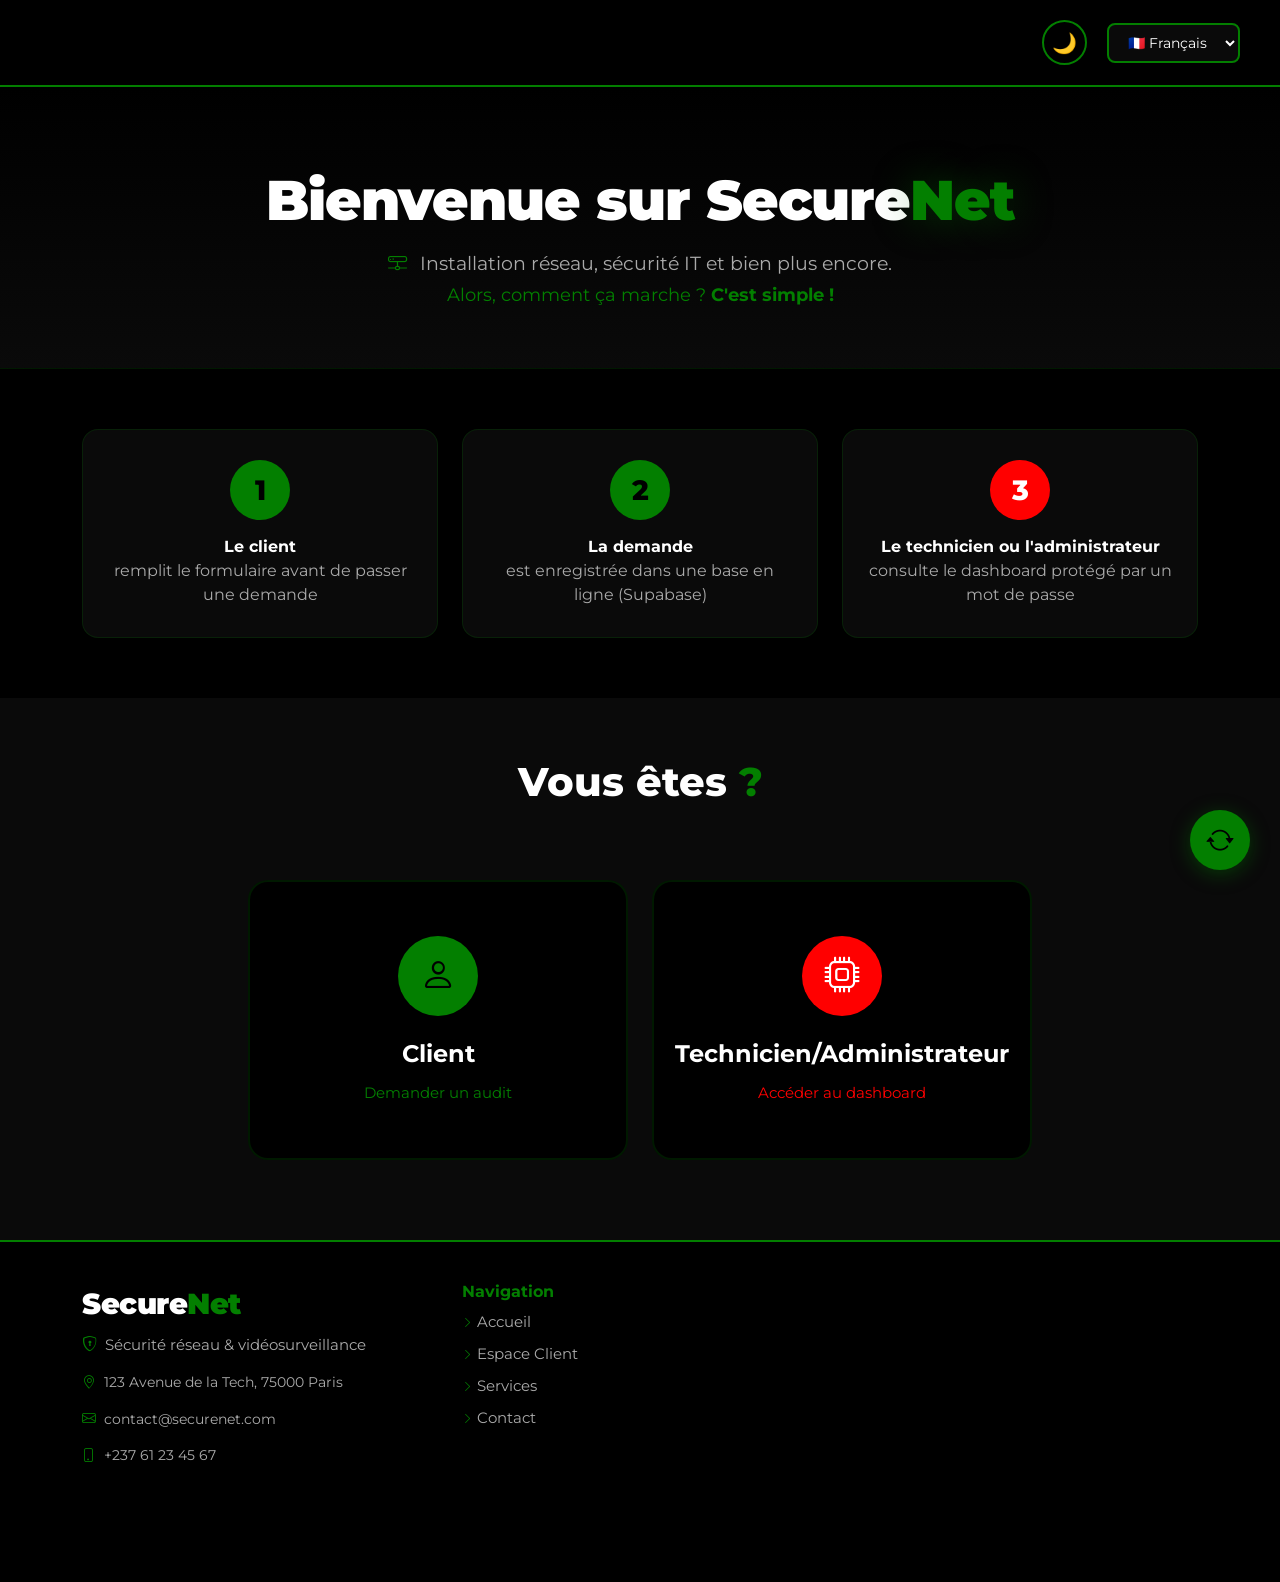
<file: index.html>
<!DOCTYPE html>
<html lang="fr">
<head>
    <meta charset="UTF-8">
    <meta name="viewport" content="width=device-width, initial-scale=1.0">
    
    <!-- Bootstrap -->
    <link href="https://cdn.jsdelivr.net/npm/bootstrap@5.3.3/dist/css/bootstrap.min.css" rel="stylesheet">
    <link rel="stylesheet" href="https://cdn.jsdelivr.net/npm/bootstrap-icons@1.11.3/font/bootstrap-icons.css">
    <script src="https://cdn.jsdelivr.net/npm/bootstrap@5.3.3/dist/js/bootstrap.bundle.min.js" defer></script>
    <!-- Google Fonts - Montserrat -->
    <link href="https://fonts.googleapis.com/css2?family=Montserrat:wght@400;500;600;700;800;900&display=swap" rel="stylesheet">
    
    <title>SecureNet · Accueil</title>

    <style>
        :root {
            --primary-green: #037f00;
            --primary-dark: #000000;
            --primary-dark-light: #0a0a0a;
            --primary-dark-hover: #1a1a1a;
            --text-light: #ffffff;
            --text-muted: #aaaaaa;
            --hover-red: red;
            --hover-green: #00e676;
            --bg-body: #000000;
            --bg-card: #0a0a0a;
            --border-color: rgba(3, 127, 0, 0.2);
        }

        [data-theme="light"] {
            --primary-dark: #f5f5f5;
            --primary-dark-light: #ffffff;
            --primary-dark-hover: #e8e8e8;
            --text-light: #1a1a1a;
            --text-muted: #555555;
            --bg-body: #f5f5f5;
            --bg-card: #ffffff;
            --border-color: rgba(3, 127, 0, 0.15);
        }

        * {
            margin: 0;
            padding: 0;
            box-sizing: border-box;
        }

        body {
            background: var(--bg-body);
            color: var(--text-light);
            font-family: 'Montserrat', sans-serif;
            min-height: 100vh;
            display: flex;
            flex-direction: column;
            transition: background 0.3s ease, color 0.3s ease;
        }

        .ma-boite {
            flex: 1;
        }

        header {
            padding: 20px 40px;
            background: var(--primary-dark);
            border-bottom: 2px solid var(--primary-green);
            display: flex;
            justify-content: flex-end;
            align-items: center;
            gap: 20px;
            transition: background 0.3s ease;
        }

        .header-controls {
            display: flex;
            align-items: center;
            gap: 20px;
        }

        #theme-toggle {
            background: transparent;
            border: 2px solid var(--primary-green);
            color: var(--primary-green);
            border-radius: 50%;
            width: 45px;
            height: 45px;
            font-size: 20px;
            cursor: pointer;
            transition: all 0.3s;
            display: flex;
            align-items: center;
            justify-content: center;
        }

        #theme-toggle:hover {
            background: var(--hover-red);
            color: white;
            border-color: var(--hover-red);
            transform: rotate(20deg);
        }

        #language-selector {
            background: var(--primary-dark-light);
            color: var(--text-light);
            border: 2px solid var(--primary-green);
            border-radius: 8px;
            padding: 8px 15px;
            font-family: 'Montserrat', sans-serif;
            font-size: 14px;
            cursor: pointer;
            transition: all 0.3s;
        }

        #language-selector:hover {
            background: var(--hover-green);
            color: var(--primary-dark);
            border-color: var(--hover-green);
        }

        /* ===== ANIMATION D'APPARITION UN PAR UN ===== */
        .fade-item {
            opacity: 0;
            transform: translateY(40px) scale(0.95);
            filter: blur(8px);
            transition: all 0.7s cubic-bezier(0.22, 1, 0.36, 1);
        }

        .fade-item.visible {
            opacity: 1;
            transform: translateY(0) scale(1);
            filter: blur(0px);
        }

        /* Délais pour chaque élément */
        .fade-item:nth-child(1) { transition-delay: 0.05s; }
        .fade-item:nth-child(2) { transition-delay: 0.15s; }
        .fade-item:nth-child(3) { transition-delay: 0.25s; }
        .fade-item:nth-child(4) { transition-delay: 0.35s; }
        .fade-item:nth-child(5) { transition-delay: 0.45s; }
        .fade-item:nth-child(6) { transition-delay: 0.55s; }
        .fade-item:nth-child(7) { transition-delay: 0.65s; }
        .fade-item:nth-child(8) { transition-delay: 0.75s; }
        .fade-item:nth-child(9) { transition-delay: 0.85s; }
        .fade-item:nth-child(10) { transition-delay: 0.95s; }

        /* ===== HERO SECTION ===== */
        .hero-section {
            padding: 80px 20px 60px;
            text-align: center;
            background: linear-gradient(180deg, var(--primary-dark) 0%, var(--primary-dark-light) 100%);
            border-bottom: 1px solid var(--border-color);
            transition: background 0.3s ease;
        }

        .hero-title {
            font-family: 'Montserrat', sans-serif;
            font-size: 3.5rem;
            font-weight: 900;
            color: var(--text-light);
            margin-bottom: 15px;
            letter-spacing: -1px;
            transition: color 0.3s ease;
        }

        .hero-title .highlight {
            color: var(--primary-green);
            text-shadow: 0 0 40px rgba(3, 127, 0, 0.4);
        }

        .hero-sub {
            font-size: 1.2rem;
            color: var(--text-muted);
            max-width: 700px;
            margin: 0 auto;
            font-weight: 400;
            transition: color 0.3s ease;
        }

        /* ===== ÉTAPES ===== */
        .steps-section {
            padding: 60px 20px;
            background: var(--bg-body);
            transition: background 0.3s ease;
        }

        .step-card {
            background: var(--bg-card);
            border: 1px solid var(--border-color);
            border-radius: 16px;
            padding: 30px 25px;
            text-align: center;
            transition: all 0.3s ease;
            height: 100%;
        }

        .step-card:hover {
            transform: translateY(-5px);
            border-color: var(--primary-green);
            box-shadow: 0 10px 40px rgba(3, 127, 0, 0.2);
        }

        .step-number {
            width: 60px;
            height: 60px;
            border-radius: 50%;
            display: flex;
            align-items: center;
            justify-content: center;
            font-size: 28px;
            font-weight: 800;
            font-family: 'Montserrat', sans-serif;
            margin: 0 auto 15px;
            color: var(--primary-dark);
            transition: all 0.3s;
        }

        .step-number.green {
            background: var(--primary-green);
        }

        .step-number.red {
            background: red;
            color: white;
        }

        .step-card:hover .step-number.green {
            background: var(--hover-green);
            transform: scale(1.1);
        }

        .step-card:hover .step-number.red {
            background: var(--hover-red);
            transform: scale(1.1);
        }

        .step-text {
            font-size: 1rem;
            color: var(--text-muted);
            margin: 0;
            font-weight: 400;
            transition: color 0.3s ease;
        }

        .step-text strong {
            color: var(--text-light);
            font-weight: 700;
            transition: color 0.3s ease;
        }

        /* ===== RÔLES ===== */
        .role-section {
            padding: 60px 20px 80px;
            background: var(--primary-dark-light);
            transition: background 0.3s ease;
        }

        .role-title {
            font-family: 'Montserrat', sans-serif;
            font-size: 2.5rem;
            font-weight: 800;
            text-align: center;
            color: var(--text-light);
            margin-bottom: 50px;
            transition: color 0.3s ease;
        }

        .role-title .highlight {
            color: var(--primary-green);
        }
        

        .role-card {
            background: var(--bg-body);
            border: 2px solid var(--border-color);
            border-radius: 20px;
            padding: 40px 30px;
            text-align: center;
            transition: all 0.3s ease;
            display: block;
            height: 100%;
            cursor: pointer;
        }

        .role-card:hover {
            transform: translateY(-8px);
            border-color: var(--primary-green);
            box-shadow: 0 15px 50px rgba(3, 127, 0, 0.2);
        }

        .icon-circle {
            width: 80px;
            height: 80px;
            border-radius: 50%;
            display: flex;
            align-items: center;
            justify-content: center;
            margin: 0 auto 20px;
            font-size: 35px;
            transition: all 0.3s;
        }

        .icon-circle.green {
            background: var(--primary-green);
            color: var(--primary-dark);
        }

        .icon-circle.red {
            background: red;
            color: white;
        }

        .role-card:hover .icon-circle.green {
            background: var(--hover-green);
            box-shadow: 0 0 40px rgba(0, 230, 118, 0.4);
            transform: scale(1.05);
        }

        .role-card:hover .icon-circle.red {
            background: var(--hover-red);
            box-shadow: 0 0 40px rgba(255, 23, 68, 0.4);
            transform: scale(1.05);
        }

        .role-name {
            font-family: 'Montserrat', sans-serif;
            font-size: 1.5rem;
            font-weight: 700;
            color: var(--text-light);
            margin-bottom: 10px;
            transition: color 0.3s ease;
        }

        .role-desc {
            color: var(--text-muted);
            font-size: 0.95rem;
            margin: 0;
            font-weight: 400;
            transition: color 0.3s ease;
        }

        .role-desc .highlight {
            color: var(--primary-green);
        }

        .role-desc .highlight-red {
            color: red;
        }

        /* ===== FOOTER ===== */
        .footer-main {
            background: var(--primary-dark);
            border-top: 2px solid var(--primary-green);
            padding: 40px 20px 30px;
            margin-top: auto;
            transition: background 0.3s ease;
        }

        .footer-main .footer-brand {
            font-family: 'Montserrat', sans-serif;
            font-size: 1.8rem;
            font-weight: 900;
            color: var(--text-light);
            letter-spacing: -0.5px;
            transition: color 0.3s ease;
        }

        .footer-main .footer-brand span {
            color: var(--primary-green);
        }

        .footer-main .footer-text {
            color: var(--text-muted);
            font-size: 0.95rem;
            font-weight: 400;
            transition: color 0.3s ease;
        }

        .footer-main .footer-links {
            list-style: none;
            padding: 0;
            margin: 0;
        }

        .footer-main .footer-links li {
            margin-bottom: 8px;
        }

        .footer-main .footer-links a {
            color: var(--text-muted);
            text-decoration: none;
            transition: all 0.3s;
            font-size: 0.95rem;
            font-weight: 400;
        }

        .footer-main .footer-links a:hover {
            color: var(--primary-green);
            padding-left: 8px;
        }

        .footer-main .footer-social a {
            color: var(--text-muted);
            font-size: 1.5rem;
            margin-right: 15px;
            transition: all 0.3s;
            display: inline-block;
        }

        .footer-main .footer-social a:hover {
            color: var(--primary-green);
            transform: translateY(-3px) scale(1.1);
        }

        .footer-bottom {
            border-top: 1px solid var(--border-color);
            padding-top: 20px;
            margin-top: 20px;
            text-align: center;
            color: var(--text-muted);
            font-size: 0.85rem;
            font-weight: 400;
            transition: color 0.3s ease, border-color 0.3s ease;
        }

        .footer-bottom i {
            color: var(--primary-green);
        }

        /* ===== OVERLAY ===== */
        #choiceOverlay {
            position: fixed;
            top: 0;
            left: 0;
            width: 100%;
            height: 100%;
            z-index: 9999;
            background: rgba(0, 0, 0, 0.88);
            backdrop-filter: blur(14px);
            -webkit-backdrop-filter: blur(14px);
            display: flex;
            justify-content: center;
            align-items: center;
            opacity: 0;
            visibility: hidden;
            transition: opacity 0.6s ease, visibility 0.6s ease;
        }

        #choiceOverlay.show {
            opacity: 1;
            visibility: visible;
        }

        #choiceOverlay .box {
            display: flex;
            flex-direction: column;
            align-items: center;
            gap: 22px;
            padding: 30px;
        }

        #choiceOverlay .item {
            opacity: 0;
            transform: translateY(35px) scale(0.95);
            filter: blur(10px);
            transition: all 0.7s cubic-bezier(0.22, 1, 0.36, 1);
        }

        #choiceOverlay.show .item:nth-child(1) { 
            opacity: 1; 
            transform: translateY(0) scale(1);
            filter: blur(0px);
            transition-delay: 0.05s; 
        }
        #choiceOverlay.show .item:nth-child(2) { 
            opacity: 1; 
            transform: translateY(0) scale(1);
            filter: blur(0px);
            transition-delay: 0.20s; 
        }
        #choiceOverlay.show .item:nth-child(3) { 
            opacity: 1; 
            transform: translateY(0) scale(1);
            filter: blur(0px);
            transition-delay: 0.40s; 
        }
        #choiceOverlay.show .item:nth-child(4) { 
            opacity: 1; 
            transform: translateY(0) scale(1);
            filter: blur(0px);
            transition-delay: 0.60s; 
        }
        #choiceOverlay.show .item:nth-child(5) { 
            opacity: 1; 
            transform: translateY(0) scale(1);
            filter: blur(0px);
            transition-delay: 0.80s; 
        }

        #choiceOverlay .title {
            color: var(--primary-green);
            font-size: 30px;
            font-weight: 800;
            font-family: 'Montserrat', sans-serif;
            text-align: center;
            text-shadow: 0 0 50px rgba(3, 127, 0, 0.35);
        }

        #choiceOverlay .subtitle {
            color: var(--text-muted);
            font-size: 17px;
            font-family: 'Montserrat', sans-serif;
            text-align: center;
        }

        #choiceOverlay .btn-choice {
            padding: 16px 50px;
            font-size: 19px;
            font-weight: 700;
            border: none;
            border-radius: 12px;
            cursor: pointer;
            font-family: 'Montserrat', sans-serif;
            text-decoration: none;
            display: inline-block;
            text-align: center;
            width: 260px;
            transition: all 0.3s ease;
        }

        #choiceOverlay .btn-choice:hover {
            transform: scale(1.05) !important;
        }

        #choiceOverlay .btn-tech {
            background: var(--primary-green);
            color: var(--primary-dark);
        }

        #choiceOverlay .btn-tech:hover {
            background: var(--hover-red);
            color: white;
        }

        #choiceOverlay .btn-admin {
            background: var(--primary-dark-light);
            color: var(--primary-green);
            border: 2px solid var(--primary-green);
        }

        #choiceOverlay .btn-admin:hover {
            background: var(--hover-green);
            color: var(--primary-dark);
            border-color: var(--hover-green);
        }

        #choiceOverlay .badge-secure {
            background: rgba(3, 127, 0, 0.12);
            color: rgba(3, 127, 0, 0.85);
            padding: 6px 22px;
            border-radius: 30px;
            font-size: 14px;
            border: 1px solid rgba(3, 127, 0, 0.2);
            font-family: 'Montserrat', sans-serif;
        }

        #choiceOverlay .close-btn {
            position: absolute;
            top: 30px;
            right: 40px;
            background: rgba(255,255,255,0.05);
            border: 1px solid rgba(255,255,255,0.1);
            color: var(--text-muted);
            font-size: 26px;
            width: 46px;
            height: 46px;
            border-radius: 50%;
            cursor: pointer;
            transition: all 0.3s ease;
            display: flex;
            align-items: center;
            justify-content: center;
            opacity: 0;
            transform: scale(0.8);
        }

        #choiceOverlay.show .close-btn {
            opacity: 1;
            transform: scale(1);
            transition-delay: 0.50s;
        }

        #choiceOverlay .close-btn:hover {
            background: var(--hover-red);
            color: white;
            transform: rotate(90deg) scale(1.1);
        }

        .reopen-btn {
            position: fixed;
            bottom: 30px;
            right: 30px;
            background: var(--primary-green);
            color: var(--primary-dark);
            border: none;
            border-radius: 50%;
            width: 60px;
            height: 60px;
            font-size: 28px;
            cursor: pointer;
            transition: all 0.3s;
            z-index: 100;
            box-shadow: 0 4px 20px rgba(3, 127, 0, 0.4);
            display: flex;
            align-items: center;
            justify-content: center;
        }

        .reopen-btn:hover {
            transform: scale(1.1);
            box-shadow: 0 6px 30px rgba(3, 127, 0, 0.6);
        }
/* ============================================================
   SECTION RÔLES - TEXTE RÉDUIT ET RESPONSIVE
   ============================================================ */

.role-section {
    padding: 60px 20px 80px;
    background: var(--primary-dark-light);
    transition: background 0.3s ease;
}

.role-title {
    font-family: 'Montserrat', sans-serif;
    font-size: 2.5rem;
    font-weight: 800;
    text-align: center;
    color: var(--text-light);
    margin-bottom: 50px;
    transition: color 0.3s ease;
}

.role-title .highlight {
    color: var(--primary-green);
}

/* Conteneur des cartes */
.role-section .row {
    display: flex;
    flex-wrap: wrap;
    justify-content: center;
    align-items: stretch;
    gap: 24px;
    margin: 0 auto;
    max-width: 900px;
}

.role-section .col-md-5,
.role-section .col-lg-4 {
    flex: 1 1 280px;
    max-width: 380px;
    min-width: 250px;
    padding: 0;
}

/* Cartes de rôles */
.role-card {
    background: var(--bg-body);
    border: 2px solid var(--border-color);
    border-radius: 20px;
    padding: 40px 30px;
    text-align: center;
    transition: all 0.3s ease;
    display: flex;
    flex-direction: column;
    align-items: center;
    justify-content: center;
    height: 100%;
    min-height: 280px;
    cursor: pointer;
    text-decoration: none;
    position: relative;
    overflow: hidden;
}

/* Effet de bordure lumineuse au survol */
.role-card::before {
    content: '';
    position: absolute;
    top: -2px;
    left: -2px;
    right: -2px;
    bottom: -2px;
    border-radius: 20px;
    background: linear-gradient(135deg, var(--primary-green), transparent, var(--primary-green));
    opacity: 0;
    transition: opacity 0.3s ease;
    z-index: -1;
}

.role-card:hover::before {
    opacity: 1;
}

.role-card:hover {
    transform: translateY(-8px);
    border-color: var(--primary-green);
    box-shadow: 0 15px 50px rgba(3, 127, 0, 0.2);
}

/* Icônes */
.icon-circle {
    width: 80px;
    height: 80px;
    border-radius: 50%;
    display: flex;
    align-items: center;
    justify-content: center;
    margin: 0 auto 20px;
    font-size: 35px;
    transition: all 0.3s;
    flex-shrink: 0;
}

.icon-circle.green {
    background: var(--primary-green);
    color: var(--primary-dark);
}

.icon-circle.red {
    background: red;
    color: white;
}

.role-card:hover .icon-circle.green {
    background: var(--hover-green);
    box-shadow: 0 0 40px rgba(0, 230, 118, 0.4);
    transform: scale(1.05);
}

.role-card:hover .icon-circle.red {
    background: var(--hover-red);
    box-shadow: 0 0 40px rgba(255, 23, 68, 0.4);
    transform: scale(1.05);
}

.role-name {
    font-family: 'Montserrat', sans-serif;
    font-size: 1.5rem;
    font-weight: 700;
    color: var(--text-light);
    margin-bottom: 10px;
    transition: color 0.3s ease;
}

.role-desc {
    color: var(--text-muted);
    font-size: 0.95rem;
    margin: 0;
    font-weight: 400;
    transition: color 0.3s ease;
}

.role-desc .highlight {
    color: var(--primary-green);
}

.role-desc .highlight-red {
    color: red;
}

/* ============================================================
   RESPONSIVE - TEXTE RÉDUIT
   ============================================================ */

/* Tablettes */
@media (max-width: 992px) {
    .role-section {
        padding: 50px 15px 60px;
    }
    
    .role-title {
        font-size: 2rem; /* Réduit de 2.5rem à 2rem */
        margin-bottom: 40px;
    }
    
    .role-section .row {
        gap: 20px;
        max-width: 700px;
    }
    
    .role-section .col-md-5,
    .role-section .col-lg-4 {
        flex: 1 1 260px;
        max-width: 340px;
        min-width: 220px;
    }
    
    .role-card {
        padding: 30px 25px;
        min-height: 250px;
    }
    
    .icon-circle {
        width: 65px; /* Réduit de 80px à 65px */
        height: 65px;
        font-size: 28px; /* Réduit de 35px à 28px */
    }
    
    .role-name {
        font-size: 1.2rem; /* Réduit de 1.5rem à 1.2rem */
    }
    
    .role-desc {
        font-size: 0.85rem; /* Réduit de 0.95rem à 0.85rem */
    }
}

/* Mobiles - les cartes s'empilent */
@media (max-width: 768px) {
    .role-section {
        padding: 35px 15px 45px;
    }
    
    .role-title {
        font-size: 1.6rem; /* Réduit de 2rem à 1.6rem */
        margin-bottom: 28px;
    }
    
    .role-section .row {
        flex-direction: column;
        align-items: center;
        gap: 16px;
        max-width: 400px;
        padding: 0 10px;
    }
    
    .role-section .col-md-5,
    .role-section .col-lg-4 {
        flex: 0 0 auto;
        width: 100%;
        max-width: 380px;
        min-width: unset;
        padding: 0;
    }
    
    .role-card {
        padding: 28px 20px;
        min-height: 180px;
        border-radius: 16px;
    }
    
    .icon-circle {
        width: 55px; /* Réduit de 65px à 55px */
        height: 55px;
        font-size: 22px; /* Réduit de 28px à 22px */
        margin-bottom: 12px;
    }
    
    .role-name {
        font-size: 1.1rem; /* Réduit de 1.2rem à 1.1rem */
        margin-bottom: 6px;
    }
    
    .role-desc {
        font-size: 0.8rem; /* Réduit de 0.85rem à 0.8rem */
    }
    
    .role-card:hover {
        transform: translateY(-4px);
    }
}

/* Petits mobiles */
@media (max-width: 576px) {
    .role-section {
        padding: 25px 10px 35px;
    }
    
    .role-title {
        font-size: 1.3rem; /* Réduit de 1.6rem à 1.3rem */
        margin-bottom: 22px;
    }
    
    .role-section .row {
        gap: 14px;
        max-width: 100%;
        padding: 0 5px;
    }
    
    .role-section .col-md-5,
    .role-section .col-lg-4 {
        max-width: 100%;
        padding: 0;
    }
    
    .role-card {
        padding: 20px 14px;
        min-height: 150px;
        border-radius: 14px;
        border-width: 1.5px;
    }
    
    .icon-circle {
        width: 46px; /* Réduit de 55px à 46px */
        height: 46px;
        font-size: 18px; /* Réduit de 22px à 18px */
        margin-bottom: 10px;
    }
    
    .role-name {
        font-size: 0.95rem; /* Réduit de 1.1rem à 0.95rem */
        margin-bottom: 4px;
    }
    
    .role-desc {
        font-size: 0.72rem; /* Réduit de 0.8rem à 0.72rem */
        line-height: 1.3;
    }
    
    .role-desc .highlight,
    .role-desc .highlight-red {
        display: block;
        margin-top: 3px;
        font-size: 0.75rem; /* Taille réduite pour les surlignages */
    }
}

/* Très petits mobiles */
@media (max-width: 400px) {
    .role-section {
        padding: 20px 8px 28px;
    }
    
    .role-title {
        font-size: 1.1rem; /* Réduit de 1.3rem à 1.1rem */
        margin-bottom: 18px;
    }
    
    .role-section .row {
        gap: 12px;
    }
    
    .role-card {
        padding: 16px 10px;
        min-height: 130px;
        border-radius: 12px;
    }
    
    .icon-circle {
        width: 40px; /* Réduit de 46px à 40px */
        height: 40px;
        font-size: 16px; /* Réduit de 18px à 16px */
        margin-bottom: 8px;
    }
    
    .role-name {
        font-size: 0.85rem; /* Réduit de 0.95rem à 0.85rem */
        margin-bottom: 3px;
    }
    
    .role-desc {
        font-size: 0.65rem; /* Réduit de 0.72rem à 0.65rem */
        line-height: 1.2;
    }
    
    .role-desc .highlight,
    .role-desc .highlight-red {
        font-size: 0.68rem;
    }
}
        @media (max-width: 768px) {
            header {
                padding: 15px 20px;
                flex-wrap: wrap;
                justify-content: center;
            }
            .hero-title {
                font-size: 2.2rem;
            }
            .hero-section {
                padding: 50px 15px 40px;
            }
            .role-title {
                font-size: 2rem;
            }
            #choiceOverlay .btn-choice {
                width: 90%;
                max-width: 300px;
                padding: 14px 25px;
                font-size: 17px;
            }
            #choiceOverlay .title {
                font-size: 22px;
                padding: 0 15px;
            }
            #choiceOverlay .close-btn {
                top: 18px;
                right: 18px;
                width: 40px;
                height: 40px;
                font-size: 20px;
            }
            .footer-main .footer-brand {
                text-align: center;
            }
            .footer-main .footer-links {
                text-align: center;
            }
            .footer-main .footer-social {
                text-align: center;
                margin-top: 20px;
            }
            .reopen-btn {
                bottom: 20px;
                right: 20px;
                width: 50px;
                height: 50px;
                font-size: 22px;
            }
        }

        @media (max-width: 576px) {
            .hero-title {
                font-size: 1.8rem;
            }
            .step-card {
                padding: 20px 15px;
            }
            .role-card {
                padding: 25px 20px;
            }
            .icon-circle {
                width: 60px;
                height: 60px;
                font-size: 28px;
            }
        }
    </style>
</head>
<body>

<div class="container-fluid px-0 ma-boite">

    <!-- ===== EN-TÊTE ===== -->
    <header class="fade-item">
        <div class="header-controls">
            
            <button id="theme-toggle" aria-label="Basculer le mode sombre">🌙</button>
            <select id="language-selector">
                <option value="fr">🇫🇷 Français</option>
                <option value="en">🇬🇧 English</option>
            </select>
        </div>
    </header>

    <!-- ===== HERO SECTION ===== -->
    <div class="hero-section">
        <div class="container">
            <h1 class="hero-title fade-item">
                <span data-i18n="welcome">Bienvenue sur</span> Secure<span class="highlight">Net</span>
            </h1>
            <p class="hero-sub fade-item">
                <i class="bi bi-hdd-network me-2" style="color: var(--primary-green);"></i>
                <span data-i18n="subtitle">Installation réseau, sécurité IT et bien plus encore.</span>
            </p>
            <p class="hero-sub fade-item" style="font-size:1.1rem; margin-top:0.25rem; color: var(--primary-green);">
                <span data-i18n="how_it_works">Alors, comment ça marche ?</span> <strong data-i18n="simple">C'est simple !</strong>
            </p>
        </div>
    </div>

    <!-- ===== ÉTAPES 1, 2, 3 ===== -->
    <div class="steps-section">
        <div class="container">
            <div class="row g-4 justify-content-center">

                <!-- Étape 1 -->
                <div class="col-md-4 fade-item">
                    <div class="step-card">
                        <div class="step-number green">1</div>
                        <p class="step-text">
                            <strong data-i18n="step1_title">Le client</strong><br>
                            <span class="muted" data-i18n="step1_desc">remplit le formulaire avant de passer une demande</span>
                        </p>
                    </div>
                </div>

                <!-- Étape 2 -->
                <div class="col-md-4 fade-item">
                    <div class="step-card">
                        <div class="step-number green">2</div>
                        <p class="step-text">
                            <strong data-i18n="step2_title">La demande</strong><br>
                            <span class="muted" data-i18n="step2_desc">est enregistrée dans une base en ligne (Supabase)</span>
                        </p>
                    </div>
                </div>

                <!-- Étape 3 -->
                <div class="col-md-4 fade-item">
                    <div class="step-card">
                        <div class="step-number red">3</div>
                        <p class="step-text">
                            <strong data-i18n="step3_title">Le technicien ou l'administrateur</strong><br>
                            <span class="muted" data-i18n="step3_desc">consulte le dashboard protégé par un mot de passe</span>
                        </p>
                    </div>
                </div>

            </div>
        </div>
    </div>

    <!-- ===== VOUS ÊTES ? ===== -->
    <div class="role-section">
        <div class="container">
            <h2 class="role-title fade-item">
                <span data-i18n="you_are">Vous êtes</span> <span class="highlight">?</span>
            </h2>

            <div class="row g-4 justify-content-center">

                <!-- Client -->
                <div class="col-md-5 col-lg-4 fade-item">
                    <a href="connexionclient.html" class="role-card text-decoration-none">
                        <div class="icon-circle green"><i class="bi bi-person"></i></div>
                        <div class="role-name" data-i18n="client">Client</div>
                        <p class="role-desc">
                            <span class="highlight" data-i18n="ask_audit">Demander un audit</span>
                        </p>
                    </a>
                </div>

                <!-- Technicien/Admin -->
                <div class="col-md-5 col-lg-4 fade-item">
                    <a href="#" class="role-card text-decoration-none" onclick="openOverlay(event)">
                        <div class="icon-circle red"><i class="bi bi-cpu"></i></div>
                        <div class="role-name" data-i18n="tech">Technicien/Administrateur</div>
                        <p class="role-desc">
                            <span class="highlight-red" data-i18n="access_dashboard">Accéder au dashboard</span>
                        </p>
                    </a>
                </div>

            </div>
        </div>
    </div>

</div>

<!-- ===== OVERLAY ===== -->
<div id="choiceOverlay">
    <button class="close-btn" onclick="closeOverlay()">✕</button>
    <div class="box">
        <div class="item title">🔐 Accès Technicien/Administrateur</div>
        <div class="item subtitle">Choisissez votre type de connexion</div>
        <a href="connexiontechicien.html" class="item btn-choice btn-tech" onclick="handleChoice('tech')">
            <i class="bi bi-speedometer2"></i> Technicien
        </a>
        <a href="connexionadmin.html" class="item btn-choice btn-admin" onclick="handleChoice('admin')">
            <i class="bi bi-shield-lock"></i> Administrateur
        </a>
        <div class="item badge-secure">
            <i class="bi bi-shield-check me-1"></i> Connexion sécurisée
        </div>
    </div>
</div>

<!-- ===== BOUTON POUR ROUVRIR ===== -->
<button class="reopen-btn" onclick="openOverlayDirect()" title="Rouvrir le menu">
    <i class="bi bi-arrow-repeat"></i>
</button>

<!-- ===== FOOTER ===== -->
<footer class="footer-main">
    <div class="container">
        <div class="row">
            <div class="col-lg-4 col-md-6 mb-4 mb-lg-0 fade-item">
                <div class="footer-brand">Secure<span>Net</span></div>
                <p class="footer-text mt-2">
                    <i class="bi bi-shield-lock me-1" style="color: var(--primary-green);"></i>
                    <span data-i18n="footer_desc">Sécurité réseau &amp; vidéosurveillance</span>
                </p>
                <p class="footer-text" style="font-size: 0.85rem;">
                    <i class="bi bi-geo-alt me-1" style="color: var(--primary-green);"></i> 123 Avenue de la Tech, 75000 Paris
                </p>
                <p class="footer-text" style="font-size: 0.85rem;">
                    <i class="bi bi-envelope me-1" style="color: var(--primary-green);"></i> contact@securenet.com
                </p>
                <p class="footer-text" style="font-size: 0.85rem;">
                    <i class="bi bi-phone me-1" style="color: var(--primary-green);"></i> +237 61 23 45 67 
                </p>
            </div>
            <div class="col-lg-3 col-md-6 mb-4 mb-lg-0 fade-item">
                <h6 style="color: var(--primary-green); font-family: 'Montserrat', sans-serif; font-weight: 700;" data-i18n="navigation">Navigation</h6>
                <ul class="footer-links">
                    <li><a href="#"><i class="bi bi-chevron-right" style="color: var(--primary-green); font-size: 0.7rem;"></i> <span data-i18n="home">Accueil</span></a></li>
                    <li><a href="connexionclient.html"><i class="bi bi-chevron-right" style="color: var(--primary-green); font-size: 0.7rem;"></i> <span data-i18n="client_space">Espace Client</span></a></li>
                    <li><a href="#"><i class="bi bi-chevron-right" style="color: var(--primary-green); font-size: 0.7rem;"></i> <span data-i18n="services">Services</span></a></li>
                    <li><a href="#"><i class="bi bi-chevron-right" style="color: var(--primary-green); font-size: 0.7rem;"></i> <span data-i18n="contact">Contact</span></a></li>
                </ul>
            </div>
            <div class="col-lg-3 col-md-6 mb-4 mb-md-0 fade-item">
                <h6 style="color: var(--primary-green); font-family: 'Montserrat', sans-serif; font-weight: 700;" data-i18n="services_list">Services</h6>
                <ul class="footer-links">
                    <li><a href="#"><i class="bi bi-chevron-right" style="color: var(--primary-green); font-size: 0.7rem;"></i> <span data-i18n="audit">Audit réseau</span></a></li>
                    <li><a href="#"><i class="bi bi-chevron-right" style="color: var(--primary-green); font-size: 0.7rem;"></i> <span data-i18n="security">Sécurité IT</span></a></li>
                    <li><a href="#"><i class="bi bi-chevron-right" style="color: var(--primary-green); font-size: 0.7rem;"></i> <span data-i18n="surveillance">Vidéosurveillance</span></a></li>
                    <li><a href="#"><i class="bi bi-chevron-right" style="color: var(--primary-green); font-size: 0.7rem;"></i> <span data-i18n="support">Support technique</span></a></li>
                </ul>
            </div>
            <div class="col-lg-2 col-md-6 fade-item">
                <h6 style="color: var(--primary-green); font-family: 'Montserrat', sans-serif; font-weight: 700;" data-i18n="follow_us">Suivez-nous</h6>
                <div class="footer-social">
                    <a href="#" aria-label="LinkedIn"><i class="bi bi-linkedin"></i></a>
                    <a href="#" aria-label="Twitter"><i class="bi bi-twitter-x"></i></a>
                    <a href="#" aria-label="GitHub"><i class="bi bi-github"></i></a>
                    <a href="#" aria-label="YouTube"><i class="bi bi-youtube"></i></a>
                </div>
                <div class="mt-3">
                    <span class="badge" style="background: var(--primary-green); color: white; padding: 8px 15px; font-family: 'Montserrat', sans-serif; font-weight: 600;">
                        <i class="bi bi-shield-check me-1"></i> SSL Sécurisé
                    </span>
                </div>
            </div>
        </div>
        <div class="footer-bottom fade-item">
            <p class="mb-0">
                <i class="bi bi-c-circle me-1"></i> <span data-i18n="copyright">2026 SecureNet — Tous droits réservés.</span>
                <span class="mx-2">|</span> 
                <i class="bi bi-shield-fill-check me-1"></i> <span data-i18n="data_protection">Protection des données</span>
            </p>
        </div>
    </div>
</footer>

<!-- ===== JAVASCRIPT ===== -->
<script>
    // ===== ANIMATION D'APPARITION UN PAR UN =====
    document.addEventListener('DOMContentLoaded', function() {
        const items = document.querySelectorAll('.fade-item');
        
        // Ajouter la classe 'visible' avec un délai progressif
        items.forEach((item, index) => {
            setTimeout(() => {
                item.classList.add('visible');
            }, 200 + (index * 120)); // 200ms de délai initial + 120ms entre chaque
        });
    });

    // ===== OVERLAY =====
    function openOverlay(e) {
        if (e) e.preventDefault();
        document.getElementById('choiceOverlay').classList.add('show');
        document.body.style.overflow = 'hidden';
    }

    function openOverlayDirect() {
        document.getElementById('choiceOverlay').classList.add('show');
        document.body.style.overflow = 'hidden';
    }

    function closeOverlay() {
        document.getElementById('choiceOverlay').classList.remove('show');
        document.body.style.overflow = '';
    }

    function handleChoice(type) {
        closeOverlay();
        setTimeout(function() {
            if (type === 'tech') {
                window.location.href = 'connexiontechicien.html';
            } else {
                window.location.href = 'connexionadmin.html';
            }
        }, 350);
    }

    document.getElementById('choiceOverlay').addEventListener('click', function(e) {
        if (e.target === this) {
            closeOverlay();
        }
    });

    document.addEventListener('keydown', function(e) {
        if (e.key === 'Escape') {
            closeOverlay();
        }
    });

    // ===== MODE JOUR/NUIT =====
    document.addEventListener('DOMContentLoaded', function() {
        const themeToggle = document.getElementById('theme-toggle');
        const currentTheme = localStorage.getItem('theme') || 'dark';
        
        if (currentTheme === 'light') {
            document.documentElement.setAttribute('data-theme', 'light');
            themeToggle.textContent = '☀️';
        } else {
            document.documentElement.setAttribute('data-theme', 'dark');
            themeToggle.textContent = '🌙';
        }

        themeToggle.addEventListener('click', function() {
            const currentTheme = document.documentElement.getAttribute('data-theme');
            let newTheme;
            if (currentTheme === 'dark') {
                newTheme = 'light';
                this.textContent = '☀️';
            } else {
                newTheme = 'dark';
                this.textContent = '🌙';
            }
            document.documentElement.setAttribute('data-theme', newTheme);
            localStorage.setItem('theme', newTheme);
        });
    });

    // ===== TRADUCTIONS =====
    document.addEventListener('DOMContentLoaded', function() {
        const translations = {
            fr: {
                welcome: 'Bienvenue sur',
                subtitle: 'Installation réseau, sécurité IT et bien plus encore.',
                how_it_works: 'Alors, comment ça marche ?',
                simple: 'C\'est simple !',
                step1_title: 'Le client',
                step1_desc: 'remplit le formulaire avant de passer une demande',
                step2_title: 'La demande',
                step2_desc: 'est enregistrée dans une base en ligne (Supabase)',
                step3_title: 'Le technicien ou l\'administrateur',
                step3_desc: 'consulte le dashboard protégé par un mot de passe',
                you_are: 'Vous êtes',
                client: 'Client',
                ask_audit: 'Demander un audit',
                tech: 'Technicien/Administrateur',
                access_dashboard: 'Accéder au dashboard',
                footer_desc: 'Sécurité réseau & vidéosurveillance',
                navigation: 'Navigation',
                home: 'Accueil',
                client_space: 'Espace Client',
                services: 'Services',
                contact: 'Contact',
                services_list: 'Services',
                audit: 'Audit réseau',
                security: 'Sécurité IT',
                surveillance: 'Vidéosurveillance',
                support: 'Support technique',
                follow_us: 'Suivez-nous',
                copyright: '2026 SecureNet — Tous droits réservés.',
                data_protection: 'Protection des données'
            },
            en: {
                welcome: 'Welcome to',
                subtitle: 'Network installation, IT security and much more.',
                how_it_works: 'So, how does it work?',
                simple: 'It\'s simple!',
                step1_title: 'The client',
                step1_desc: 'fills out the form before submitting a request',
                step2_title: 'The request',
                step2_desc: 'is saved in an online database (Supabase)',
                step3_title: 'The technician or administrator',
                step3_desc: 'consults the password-protected dashboard',
                you_are: 'You are',
                client: 'Client',
                ask_audit: 'Request an audit',
                tech: 'Technician/Administrator',
                access_dashboard: 'Access the dashboard',
                footer_desc: 'Network security & video surveillance',
                navigation: 'Navigation',
                home: 'Home',
                client_space: 'Client Space',
                services: 'Services',
                contact: 'Contact',
                services_list: 'Services',
                audit: 'Network audit',
                security: 'IT Security',
                surveillance: 'Video surveillance',
                support: 'Technical support',
                follow_us: 'Follow us',
                copyright: '2026 SecureNet — All rights reserved.',
                data_protection: 'Data protection'
            }
        };

        const langSelector = document.getElementById('language-selector');
        const currentLang = localStorage.getItem('language') || 'fr';
        langSelector.value = currentLang;

        function updateLang(lang) {
            document.querySelectorAll('[data-i18n]').forEach(el => {
                const key = el.getAttribute('data-i18n');
                if (translations[lang] && translations[lang][key]) {
                    el.textContent = translations[lang][key];
                }
            });
            localStorage.setItem('language', lang);
        }

        updateLang(currentLang);
        langSelector.addEventListener('change', function() {
            updateLang(this.value);
        });
    });
</script>
<script src="index.js"></script>
</body>
</html>
</file>
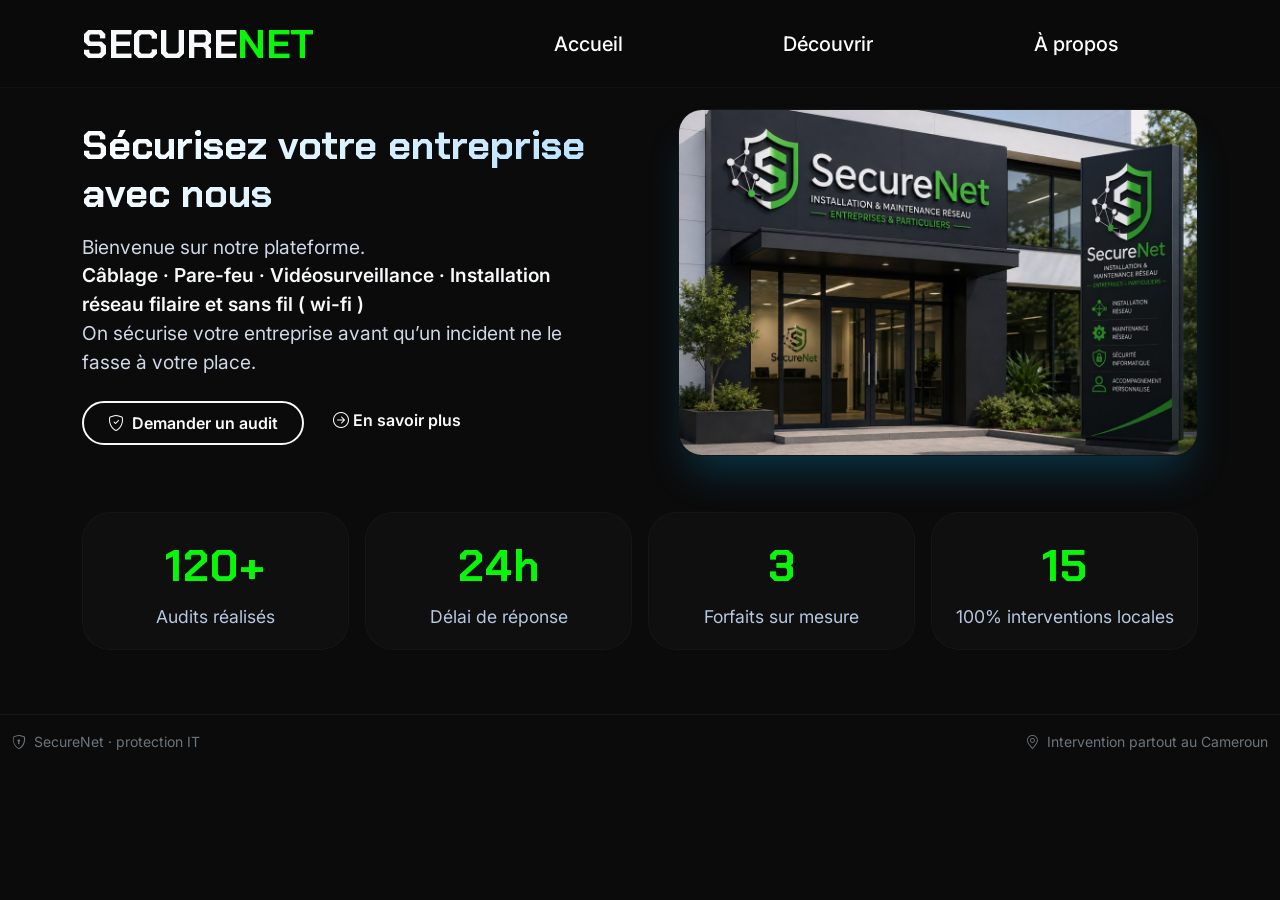
<file: accueil.html>
<!DOCTYPE html>
<html lang="fr">
<head>
  <meta charset="UTF-8">
  <meta name="viewport" content="width=device-width, initial-scale=1.0">
  <title>SecureNet · Sécurité IT</title>

  <!-- Bootstrap 5 + icônes + Google Fonts -->
  <link href="https://cdn.jsdelivr.net/npm/bootstrap@5.3.3/dist/css/bootstrap.min.css" rel="stylesheet">
  <link rel="stylesheet" href="https://cdn.jsdelivr.net/npm/bootstrap-icons@1.11.3/font/bootstrap-icons.css">
  <script src="https://cdn.jsdelivr.net/npm/bootstrap@5.3.3/dist/js/bootstrap.bundle.min.js" defer></script>
  <link href="https://fonts.googleapis.com/css2?family=Chakra+Petch:wght@500;600;700&family=IBM+Plex+Mono:wght@400;500&family=Inter:wght@400;500;600&display=swap" rel="stylesheet">
  <link rel="stylesheet" href="accueil.css">
</head>
<body>

  <div class="container-fluid bg-dark-custom text-white px-0">

    <div class="fixed-top fixed-nav">
      <div class="container">
        <div class="row align-items-center">
          <div class="col-12">
            <nav class="nav nav-pills nav-fill align-items-center py-1">
              <a class="navbar-brand brand fw-bold fs-1 text-light m-0" href="#">
                SECURE<span class="text-">NET</span>
              </a>
              <a class="nav-link text-white fs-5 d-none d-md-inline" href="#"></a>
              <a class="nav-link text-white fs-5" href="#" id="bonj">Accueil</a>
              <a class="nav-link text-white fs-5" href="découvrir.html">Découvrir</a>
              <a class="nav-link text-white fs-5" href="propos.html">À propos</a>
            </nav>
          </div>
        </div>
      </div>
    </div>

    <!-- ===== ESPACE pour ne pas cacher le contenu ===== -->
    <div style="height: 85px;"></div>

    <!-- ===== SECTION HERO ===== -->
    <div class="container mt-2 mt-md-4">
      <div class="row d-flex align-items-center g-4 g-lg-5">

        <!-- Texte gauche -->
        <div class="col-lg-6 col-md-7 order-2 order-md-1">
          <h1 class="hero-title fs-1 fw-bold mb-3">
            Sécurisez votre entreprise <br>avec nous
          </h1>
          <p class="hero-text mb-4">
            Bienvenue sur notre plateforme. <br>
            <span class="text-light fw-semibold">Câblage · Pare-feu · Vidéosurveillance · Installation réseau filaire et sans fil ( wi-fi )</span> <br>
            On sécurise votre entreprise avant qu’un incident ne le fasse à votre place.
          </p>
          <div class="d-flex flex-wrap gap-3 mt-3">
            <a href="#" class="btn btn-outline-light rounded-pill px-4 py-2 fw-semibold border-2">
              <i class="bi bi-shield-check me-2"></i>Demander un audit
            </a>
            <a href="#" class="btn btn-link text-light text-decoration-none fw-semibold">
              <i class="bi bi-arrow-right-circle me-1"></i>En savoir plus
            </a>
          </div>
        </div>

        <!-- Image droite -->
        <div class="col-lg-6 col-md-5 order-1 order-md-2 text-center text-md-end">
          <img src="image/IMG-20260813-WA0003.jpg" 
               alt="Sécurité réseau SecureNet" 
               class="img-fluid img-soft w-100" 
               style="max-width: 520px;"
               onerror="this.onerror=null; this.src='data:image/svg+xml,%3Csvg xmlns=\'http://www.w3.org/2000/svg\' width=\'400\' height=\'300\' viewBox=\'0 0 400 300\'%3E%3Crect width=\'400\' height=\'300\' fill=\'%231a1f2b\'/%3E%3Ctext x=\'30\' y=\'160\' font-family=\'Inter\' font-size=\'20\' fill=\'%235a6b8a\'%3Esecurenet — image%3C/text%3E%3C/svg%3E';">
        </div>
      </div>
    </div>

    <!-- ===== STATISTIQUES ===== -->
    <div class="container mt-5 mt-lg-5 pt-2 pb-4">
      <div class="row g-3 text-center">

        <div class="col-md-3">
          <div class="stat-card">
            <div class="stat-number">120+</div>
            <div class="stat-label">Audits réalisés</div>
          </div>
        </div>

        <div class="col-md-3">
          <div class="stat-card">
            <div class="stat-number">24h</div>
            <div class="stat-label">Délai de réponse</div>
          </div>
        </div>

        <div class="col-md-3">
          <div class="stat-card">
            <div class="stat-number">3</div>
            <div class="stat-label">Forfaits sur mesure</div>
          </div>
        </div>

        <div class="col-md-3">
          <div class="stat-card">
            <div class="stat-number">15</div>
            <div class="stat-label">100% interventions locales</div>
          </div>
        </div>

      </div>
    </div>

    <!-- ===== PETIT ESPACE FIN ===== -->
    <div class="container-fluid py-3"></div>

    <!-- ===== FOOTER LÉGER (exemple) ===== -->
    <div class="container-fluid border-top border-secondary border-opacity-10 py-3 mt-2">
      <div class="row align-items-center">
        <div class="col-md-6 text-center text-md-start text-secondary small">
          <i class="bi bi-shield-lock me-1"></i> SecureNet · protection IT
        </div>
        <div class="col-md-6 text-center text-md-end text-secondary small">
          <i class="bi bi-geo-alt me-1"></i> Intervention partout au Cameroun
        </div>
      </div>
    </div>

  </div> 

  <!-- petit script pour éviter le flash de la nav fixe (optionnel) -->
  <script src="accueil.js"></script>
</body>
</html>
</file>
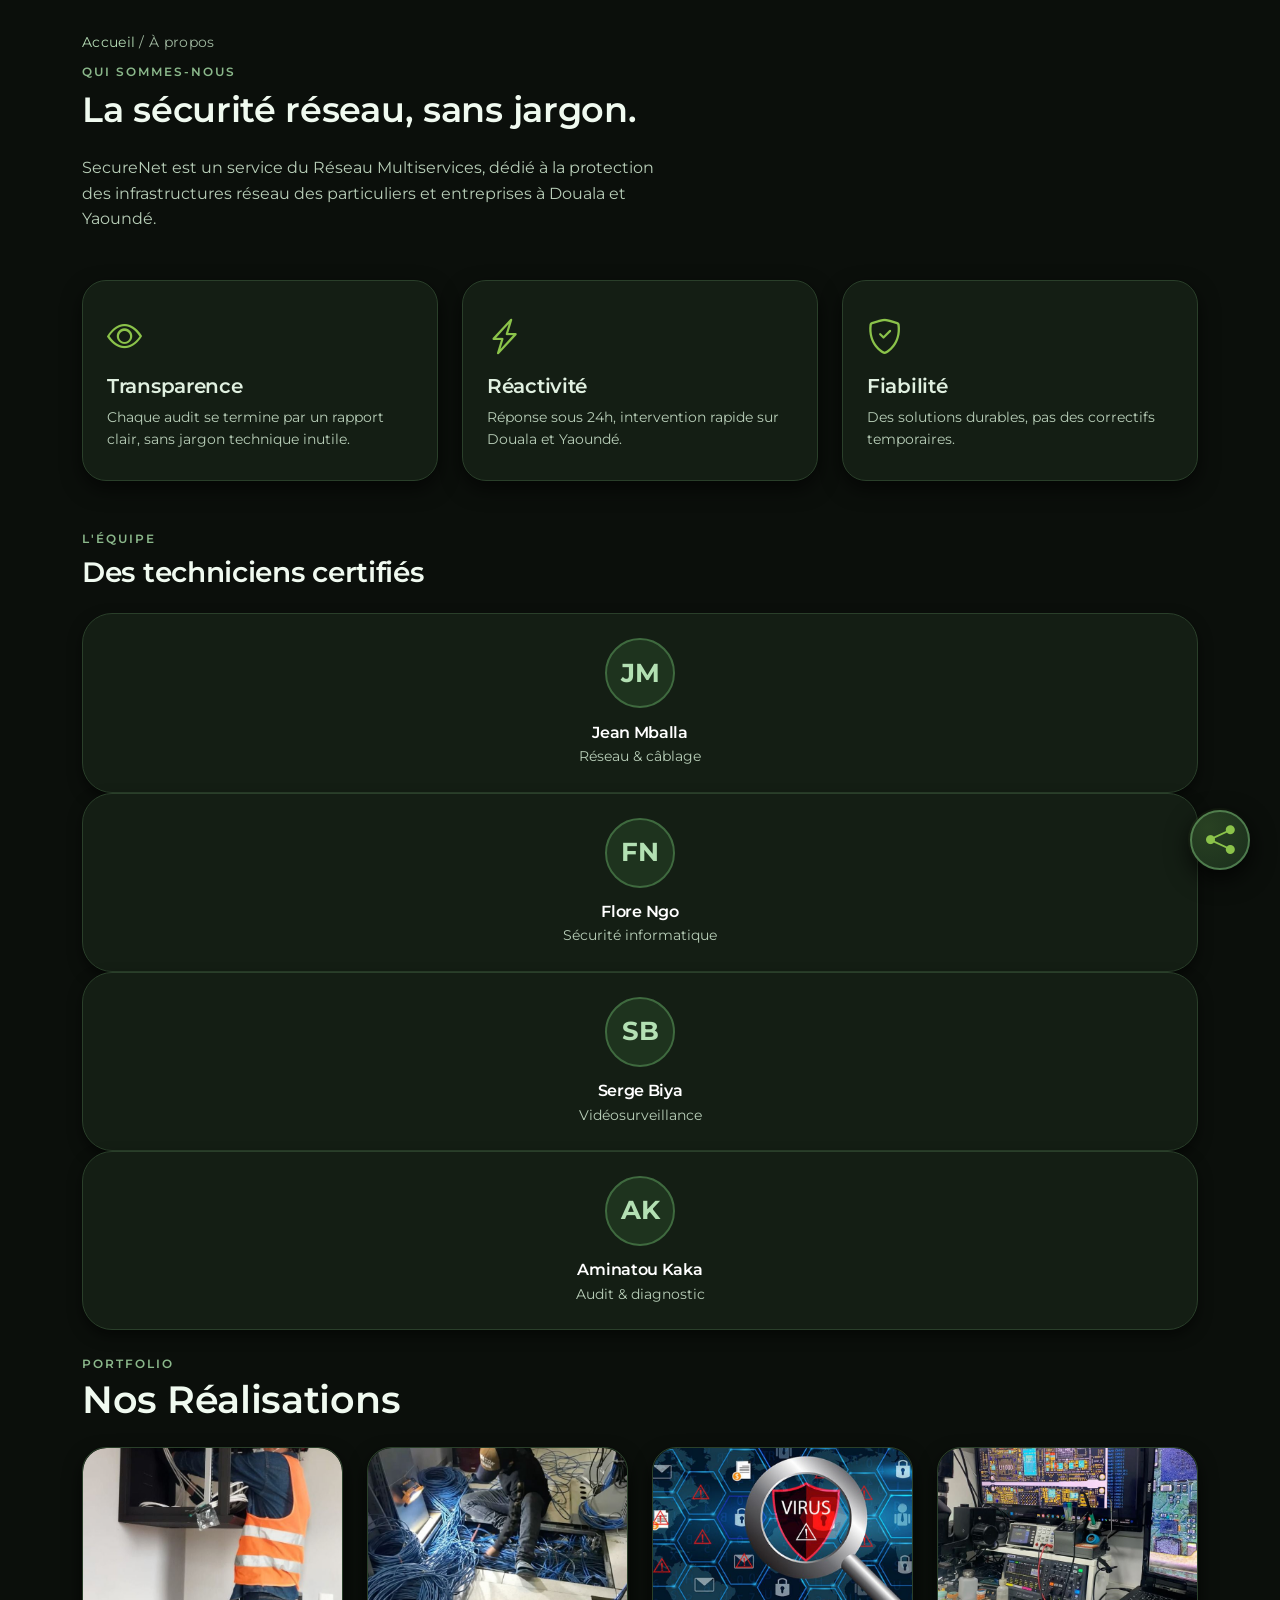
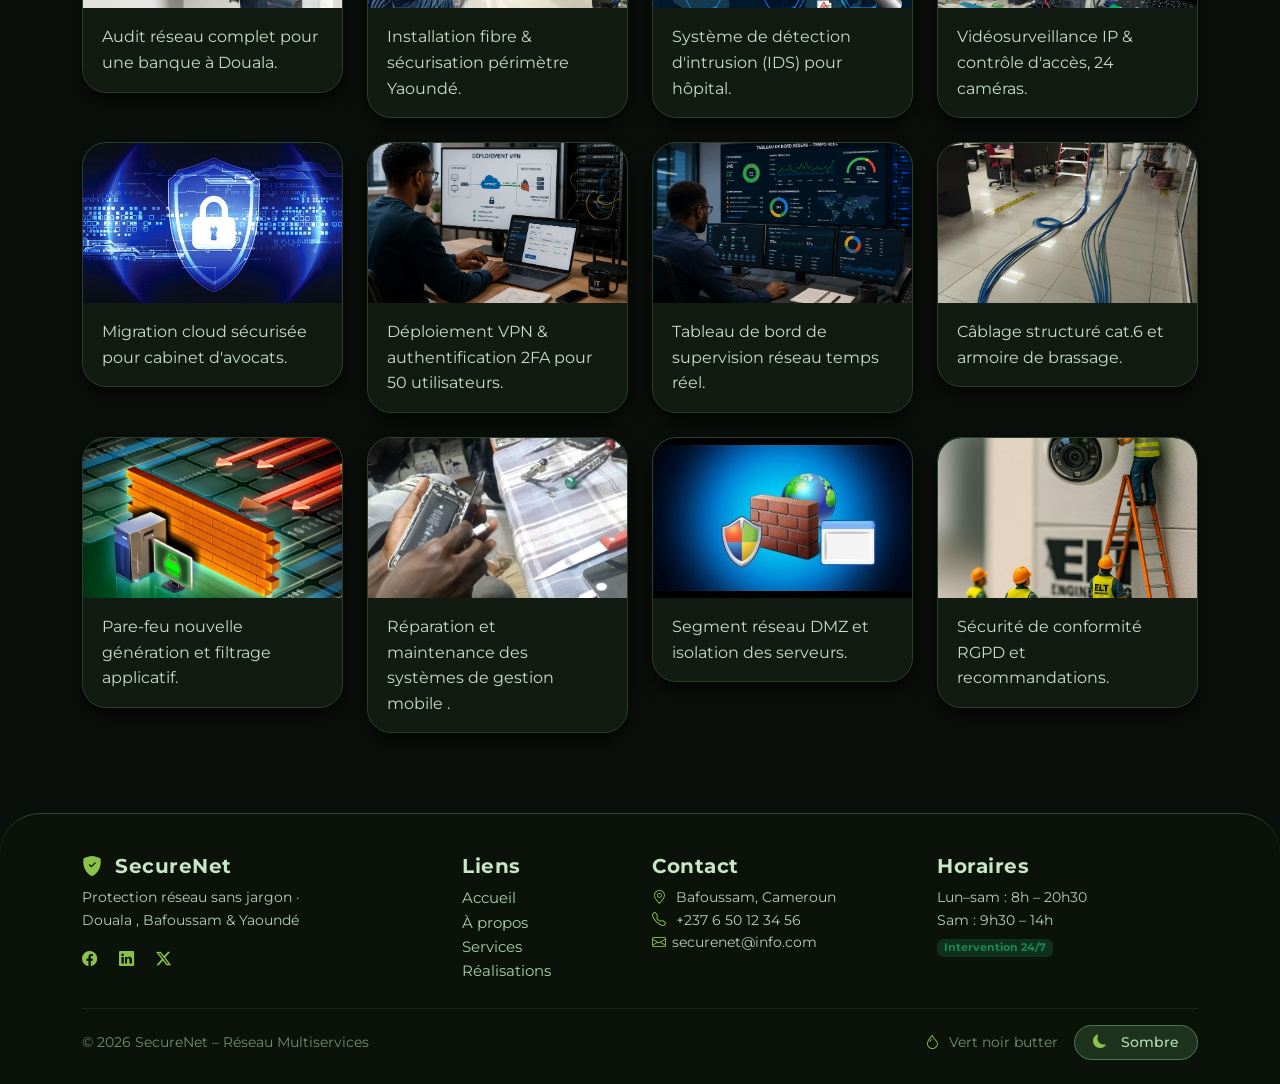
<file: propos.html>
<!DOCTYPE html>
<html lang="fr">
<head>
  <meta charset="UTF-8">
  <meta name="viewport" content="width=device-width, initial-scale=1.0">
  <title>SecureNet · À propos</title>
  <!-- Bootstrap 5 + Icons -->
  <link href="https://cdn.jsdelivr.net/npm/bootstrap@5.3.3/dist/css/bootstrap.min.css" rel="stylesheet">
  <link rel="stylesheet" href="https://cdn.jsdelivr.net/npm/bootstrap-icons@1.11.3/font/bootstrap-icons.css">
  <!-- Google Fonts : Montserrat -->
  <link href="https://fonts.googleapis.com/css2?family=Montserrat:wght@400;500;600;700&display=swap" rel="stylesheet">
  <style>
    /* ----------------------------------------------
        GREEN & BLACK BUTTER THEME — MONT SERRAT
    ------------------------------------------------ */
    * {
      margin: 0;
      padding: 0;
      box-sizing: border-box;
    }

    body {
      font-family: 'Montserrat', sans-serif;
      background-color: #0b0f0b;
      color: #e6efe6;
      line-height: 1.6;
      transition: background 0.3s, color 0.3s;
    }

    /* ---- MODE SOMBRE (activé par défaut, mais toggle possible) ---- */
    body.dark-mode {
      background-color: #0b0f0b;
      color: #e6efe6;
    }
    body.light-mode {
      background-color: #f0f7f0;
      color: #1a2a1a;
    }
    body.light-mode .breadcrumb-sn { color: #3a5a3a; }
    body.light-mode .breadcrumb-sn a { color: #2a6a2a; }
    body.light-mode .section-eyebrow { color: #3d7a3d; }
    body.light-mode h1, body.light-mode h2, body.light-mode h3, body.light-mode .fw-semibold { color: #1a2a1a; }
    body.light-mode .text-dim { color: #3a5a3a; }
    body.light-mode .value-card { background: #e6f0e6; border-color: #b0c8b0; }
    body.light-mode .value-card:hover { background: #d8e8d8; border-color: #6a9a6a; }
    body.light-mode .value-card h3 { color: #1a2a1a; }
    body.light-mode .team-card { background: #e6f0e6; border-color: #b0c8b0; }
    body.light-mode .team-card:hover { background: #d8e8d8; border-color: #6a9a6a; }
    body.light-mode .team-avatar { background: #c8dcc8; color: #1a3a1a; border-color: #6a9a6a; }
    body.light-mode .card { background: #eaf3ea; border-color: #b8d0b8; color: #1a2a1a; }
    body.light-mode .card:hover { border-color: #6a9a6a; }
    body.light-mode .card-body { background: #eaf3ea; }
    body.light-mode .card-text { color: #1a2a1a; }
    body.light-mode .footer-dark { background: #dce8dc; border-top-color: #b0c8b0; }
    body.light-mode .footer-dark h5 { color: #1a3a1a; }
    body.light-mode .footer-dark a { color: #2a6a2a; }
    body.light-mode .footer-dark a:hover { color: #1a4a1a; }
    body.light-mode .footer-copy { color: #4a6a4a; }
    body.light-mode .footer-divider { border-color: #b0c8b0; }

    .container-fluid {
      padding: 2rem 1.5rem;
    }

    /* ---------- breadcrumb / eyebrow ---------- */
    .breadcrumb-sn {
      font-size: 0.85rem;
      color: #a0b8a0;
      letter-spacing: 0.3px;
      font-weight: 400;
    }
    .breadcrumb-sn a {
      color: #b3d9b3;
      text-decoration: none;
      transition: 0.2s;
    }
    .breadcrumb-sn a:hover {
      color: #d4f0d4;
      text-decoration: underline;
    }

    .section-eyebrow {
      font-size: 0.75rem;
      text-transform: uppercase;
      letter-spacing: 2px;
      color: #8bb88b;
      font-weight: 600;
    }

    /* ---------- headings & text ---------- */
    h1, h2, h3, .fw-semibold {
      font-family: 'Montserrat', sans-serif;
      font-weight: 700;
      color: #f0faf0;
      letter-spacing: -0.3px;
    }

    h2 {
      font-size: 2.2rem;
      letter-spacing: -0.5px;
    }

    .text-dim {
      color: #b8ceb8;
    }

    /* ---------- value cards ---------- */
    .value-card {
      background: #141e14;
      padding: 1.8rem 1.5rem;
      border-radius: 24px;
      border: 1px solid #2a3f2a;
      transition: 0.25s ease;
      height: 100%;
      backdrop-filter: blur(2px);
      box-shadow: 0 8px 20px rgba(0,0,0,0.6);
    }
    .value-card:hover {
      background: #1c2a1c;
      border-color: #4d7a4d;
      transform: translateY(-4px);
      box-shadow: 0 12px 28px rgba(0,20,0,0.8);
    }
    .value-icon {
      font-size: 2.2rem;
      color: #8bc34a;
      margin-bottom: 0.5rem;
    }
    .value-card h3 {
      color: #e0f0e0;
      font-weight: 600;
    }

    /* ---------- team cards ---------- */
    .team-card {
      background: #141e14;
      border-radius: 30px;
      padding: 1.5rem 0.8rem;
      text-align: center;
      border: 1px solid #2a3f2a;
      transition: 0.2s;
      box-shadow: 0 6px 14px rgba(0,0,0,0.5);
    }
    .team-card:hover {
      background: #1c2a1c;
      border-color: #5a8a5a;
      transform: scale(1.02);
    }
    .team-avatar {
      width: 70px;
      height: 70px;
      background: #1e331e;
      border-radius: 50%;
      display: flex;
      align-items: center;
      justify-content: center;
      margin: 0 auto 0.7rem;
      font-weight: 700;
      font-size: 1.6rem;
      color: #b3e0b3;
      border: 2px solid #3f6a3f;
      font-family: 'Montserrat', sans-serif;
    }

    /* ---------- réalisations (cards) : images libres ---------- */
    .card {
      background: #121b12;
      border: 1px solid #2a402a;
      border-radius: 24px;
      transition: 0.2s;
      box-shadow: 0 8px 18px rgba(0,0,0,0.7);
      color: #d4e6d4;
      overflow: hidden;
    }
    .card:hover {
      border-color: #6ea06e;
      transform: translateY(-6px);
      box-shadow: 0 16px 32px rgba(0,30,0,0.9);
    }
    .card-img-top {
      width: 100%;
      height: 160px;
      object-fit: cover;
      background: #1b2a1b;
      border-top-left-radius: 24px;
      border-top-right-radius: 24px;
      display: block;
    }
    .card-body {
      background: #121b12;
      border-bottom-left-radius: 24px;
      border-bottom-right-radius: 24px;
      padding: 1rem 1.2rem;
    }
    .card-text {
      color: #c6ddc6;
      font-weight: 400;
      margin-bottom: 0;
    }

    /* ----- footer (vert noir butter) ----- */
    .footer-dark {
      background: #0a120a;
      border-top: 1px solid #2c442c;
      padding: 2.5rem 0 1.5rem;
      margin-top: 3rem;
      border-radius: 40px 40px 0 0;
    }
    .footer-dark h5 {
      color: #c6e6c6;
      font-family: 'Montserrat', sans-serif;
      font-weight: 700;
      letter-spacing: 0.5px;
    }
    .footer-dark a {
      color: #aacfaa;
      text-decoration: none;
      transition: 0.15s;
      font-size: 0.95rem;
      font-weight: 400;
    }
    .footer-dark a:hover {
      color: #d9f0d9;
      text-decoration: underline;
    }
    .footer-dark .bi {
      color: #8bc34a;
      margin-right: 6px;
    }
    .footer-divider {
      border-color: #2c462c;
      opacity: 0.4;
    }
    .footer-copy {
      color: #6f8f6f;
      font-size: 0.9rem;
      font-weight: 400;
    }
/* ============================================================
   RESPONSIVE - TECHNICIENS
   ============================================================ */

/* Tablettes */
@media (max-width: 992px) {
    .team-card {
        padding: 1.2rem 0.6rem;
    }
    
    .team-avatar {
        width: 60px;
        height: 60px;
        font-size: 1.3rem;
    }
    
    .team-card .text-white {
        font-size: 0.9rem;
    }
    
    .team-card .text-dim {
        font-size: 0.75rem;
    }
}

/* Mobiles moyens */
@media (max-width: 768px) {
    .team-section .row {
        gap: 15px;
        justify-content: center;
    }
    
    /* 2 colonnes sur mobile */
    .team-section .col-6 {
        flex: 0 0 calc(50% - 10px);
        max-width: calc(50% - 10px);
        padding: 0 5px;
    }
    
    .team-card {
        padding: 1rem 0.5rem;
        border-radius: 20px;
    }
    
    .team-avatar {
        width: 50px;
        height: 50px;
        font-size: 1.1rem;
        margin-bottom: 0.5rem;
        border-width: 1.5px;
    }
    
    .team-card .text-white {
        font-size: 0.8rem;
    }
    
    .team-card .text-dim {
        font-size: 0.65rem;
    }
}

/* Petits mobiles */
@media (max-width: 576px) {
    .team-section .row {
        gap: 10px;
    }
    
    /* 2 colonnes sur petit mobile */
    .team-section .col-6 {
        flex: 0 0 calc(50% - 8px);
        max-width: calc(50% - 8px);
        padding: 0 4px;
    }
    
    .team-card {
        padding: 0.8rem 0.3rem;
        border-radius: 16px;
        border-width: 1px;
    }
    
    .team-avatar {
        width: 42px;
        height: 42px;
        font-size: 0.9rem;
        margin-bottom: 0.4rem;
        border-width: 1.5px;
    }
    
    .team-card .text-white {
        font-size: 0.7rem;
        font-weight: 600;
    }
    
    .team-card .text-dim {
        font-size: 0.55rem;
    }
}

/* Très petits mobiles */
@media (max-width: 400px) {
    .team-section .row {
        gap: 8px;
    }
    
    .team-section .col-6 {
        flex: 0 0 calc(50% - 6px);
        max-width: calc(50% - 6px);
        padding: 0 3px;
    }
    
    .team-card {
        padding: 0.6rem 0.2rem;
        border-radius: 12px;
    }
    
    .team-avatar {
        width: 36px;
        height: 36px;
        font-size: 0.75rem;
        margin-bottom: 0.3rem;
        border-width: 1px;
    }
    
    .team-card .text-white {
        font-size: 0.6rem;
    }
    
    .team-card .text-dim {
        font-size: 0.5rem;
    }
}

    @media (max-width: 768px) {
      h2 { font-size: 1.8rem; }
      .value-card { padding: 1.2rem; }
    }

    /* =============================================
       BOUTON RADIAL SHARE + MODE SOMBRE (toggle)
    ============================================= */
    /* --- FAB principal --- */
    .share-fab {
      position: fixed;
      bottom: 30px;
      right: 30px;
      z-index: 999;
      width: 60px;
      height: 60px;
      border-radius: 50%;
      background: #1e331e;
      border: 2px solid #4d7a4d;
      color: #8bc34a;
      font-size: 1.8rem;
      display: flex;
      align-items: center;
      justify-content: center;
      cursor: pointer;
      box-shadow: 0 8px 24px rgba(0,0,0,0.8);
      transition: 0.25s ease;
    }
    .share-fab:hover {
      transform: scale(1.08);
      background: #2a462a;
      border-color: #6ea06e;
    }
    .share-fab.active {
      background: #2a462a;
      border-color: #8bc34a;
      transform: rotate(45deg);
    }
    .share-fab .fab-glow {
      position: absolute;
      inset: -4px;
      border-radius: 50%;
      background: radial-gradient(circle at 30% 30%, #8bc34a33, transparent 70%);
      opacity: 0.5;
      pointer-events: none;
    }

    /* --- Backdrop --- */
    .share-backdrop {
      position: fixed;
      inset: 0;
      z-index: 990;
      background: rgba(0,0,0,0.45);
      backdrop-filter: blur(3px);
      opacity: 0;
      pointer-events: none;
      transition: opacity 0.3s ease;
    }
    .share-backdrop.active {
      opacity: 1;
      pointer-events: auto;
    }

    /* --- Anneau radial --- */
    .share-ring {
      position: fixed;
      bottom: 100px;
      right: 30px;
      z-index: 995;
      width: 0;
      height: 0;
      display: flex;
      align-items: center;
      justify-content: center;
      pointer-events: none;
    }
    .share-ring.active {
      pointer-events: auto;
    }

    .share-item {
      position: absolute;
      width: 48px;
      height: 48px;
      border-radius: 50%;
      background: #1e331e;
      border: 1.5px solid #4d7a4d;
      color: #b3e0b3;
      display: flex;
      align-items: center;
      justify-content: center;
      font-size: 1.3rem;
      text-decoration: none;
      transition: 0.25s cubic-bezier(0.34, 1.56, 0.64, 1);
      box-shadow: 0 4px 16px rgba(0,0,0,0.7);
      transform: translate(0, 0) scale(0);
      opacity: 0;
      left: 50%;
      top: 50%;
      margin-left: -24px;
      margin-top: -24px;
    }
    .share-ring.active .share-item {
      transform: translate(var(--tx), var(--ty)) scale(1);
      opacity: 1;
    }
    .share-item:hover {
      transform: translate(var(--tx), var(--ty)) scale(1.15) !important;
      background: #2a462a;
      border-color: #8bc34a;
      color: #d4f0d4;
    }
    /* couleurs spécifiques */
    .share-item.share-copy:hover { background: #3a5a3a; }
    .share-item.share-wa:hover { background: #25D366; border-color: #25D366; color: #fff; }
    .share-item.share-fb:hover { background: #1877F2; border-color: #1877F2; color: #fff; }
    .share-item.share-tw:hover { background: #000; border-color: #fff; color: #fff; }
    .share-item.share-li:hover { background: #0A66C2; border-color: #0A66C2; color: #fff; }
    .share-item.share-mail:hover { background: #D44638; border-color: #D44638; color: #fff; }

    /* --- Toast de confirmation --- */
    .share-toast {
      position: fixed;
      bottom: 110px;
      right: 100px;
      background: #1e331e;
      border: 1px solid #4d7a4d;
      color: #d4f0d4;
      padding: 10px 22px;
      border-radius: 40px;
      font-size: 0.9rem;
      font-weight: 500;
      box-shadow: 0 6px 20px rgba(0,0,0,0.7);
      opacity: 0;
      transform: translateY(16px) scale(0.9);
      transition: 0.25s ease;
      pointer-events: none;
      z-index: 1000;
      backdrop-filter: blur(4px);
    }
    .share-toast.show {
      opacity: 1;
      transform: translateY(0) scale(1);
    }

    /* ----- TOGGLE MODE SOMBRE (bouton dans le footer) ----- */
    .dark-toggle-btn {
      background: #1e331e;
      border: 1.5px solid #4d7a4d;
      color: #b3e0b3;
      border-radius: 40px;
      padding: 6px 18px;
      font-size: 0.85rem;
      font-weight: 500;
      transition: 0.2s;
      cursor: pointer;
      display: inline-flex;
      align-items: center;
      gap: 8px;
    }
    .dark-toggle-btn:hover {
      background: #2a462a;
      border-color: #6ea06e;
      color: #d4f0d4;
    }
    body.light-mode .dark-toggle-btn {
      background: #d0e0d0;
      border-color: #6a9a6a;
      color: #1a3a1a;
    }
    body.light-mode .dark-toggle-btn:hover {
      background: #b8d0b8;
    }
  </style>
</head>
<body class="dark-mode">
<div class="container-fluid">
  <div class="row">

    <!-- ========== SECTION À PROPOS ========== -->
    <section id="apropos" class="col-12">
      <div class="container">
        <div class="breadcrumb-sn mb-2"><a href="#accueil">Accueil</a> / À propos</div>
        <div class="section-eyebrow mb-2">Qui sommes-nous</div>
        <h2 class="mb-4 fw-semibold">La sécurité réseau, sans jargon.</h2>
        <p class="text-dim mb-5" style="max-width:600px;">SecureNet est un service du Réseau Multiservices, dédié à la protection des infrastructures réseau des particuliers et entreprises à Douala et Yaoundé.</p>

        <div class="row g-4 mb-5">
          <div class="col-md-4">
            <div class="value-card">
              <div class="value-icon"><i class="bi bi-eye"></i></div>
              <h3 class="fs-5 fw-semibold mb-2">Transparence</h3>
              <p class="text-dim small mb-0">Chaque audit se termine par un rapport clair, sans jargon technique inutile.</p>
            </div>
          </div>
          <div class="col-md-4">
            <div class="value-card">
              <div class="value-icon"><i class="bi bi-lightning-charge"></i></div>
              <h3 class="fs-5 fw-semibold mb-2">Réactivité</h3>
              <p class="text-dim small mb-0">Réponse sous 24h, intervention rapide sur Douala et Yaoundé.</p>
            </div>
          </div>
          <div class="col-md-4">
            <div class="value-card">
              <div class="value-icon"><i class="bi bi-shield-check"></i></div>
              <h3 class="fs-5 fw-semibold mb-2">Fiabilité</h3>
              <p class="text-dim small mb-0">Des solutions durables, pas des correctifs temporaires.</p>
            </div>
          </div>
        </div>

       <!-- Section Techniciens avec grille responsive -->
<div class="section-eyebrow mb-2">L'équipe</div>
<h3 class="mb-4 fw-semibold">Des techniciens certifiés</h3>

<div class="team-grid">
    <!-- Technicien 1 -->
    <div class="team-card">
        <div class="team-avatar">JM</div>
        <div class="text-white fw-semibold">Jean Mballa</div>
        <div class="text-dim small">Réseau &amp; câblage</div>
    </div>
    
    <!-- Technicien 2 -->
    <div class="team-card">
        <div class="team-avatar">FN</div>
        <div class="text-white fw-semibold">Flore Ngo</div>
        <div class="text-dim small">Sécurité informatique</div>
    </div>
    
    <!-- Technicien 3 -->
    <div class="team-card">
        <div class="team-avatar">SB</div>
        <div class="text-white fw-semibold">Serge Biya</div>
        <div class="text-dim small">Vidéosurveillance</div>
    </div>
    
    <!-- Technicien 4 -->
    <div class="team-card">
        <div class="team-avatar">AK</div>
        <div class="text-white fw-semibold">Aminatou Kaka</div>
        <div class="text-dim small">Audit &amp; diagnostic</div>
    </div>
</div>
      </div>
    </section>

    <!-- ========== SECTION NOS RÉALISATIONS ========== -->
    <section class="col-12 mt-4">
      <div class="container">
        <div class="section-eyebrow mb-1">Portfolio</div>
        <h1 class="mb-4 fw-semibold" style="font-size:2.4rem;">Nos Réalisations</h1>
        <div class="row g-4">
          <!-- Carte 1 -->
          <div class="col-md-3 col-sm-6">
            <div class="card">
              <img src="image projet/faf1a8915327e150ef56b973dbe06d31 (1).jpg" class="card-img-top" alt="Audit réseau">
              <div class="card-body">
                <p class="card-text">Audit réseau complet pour une banque à Douala.</p>
              </div>
            </div>
          </div>
          <!-- Carte 2 -->
          <div class="col-md-3 col-sm-6">
            <div class="card">
              <img src="image projet/installation réseau.jpg" class="card-img-top" alt="Fibre optique">
              <div class="card-body">
                <p class="card-text">Installation fibre & sécurisation périmètre Yaoundé.</p>
              </div>
            </div>
          </div>
          <!-- Carte 3 -->
          <div class="col-md-3 col-sm-6">
            <div class="card">
              <img src="image projet/serre.jpg" class="card-img-top" alt="Détection intrusion">
              <div class="card-body">
                <p class="card-text">Système de détection d'intrusion (IDS) pour hôpital.</p>
              </div>
            </div>
          </div>
          <!-- Carte 4 -->
          <div class="col-md-3 col-sm-6">
            <div class="card">
              <img src="image projet/videosurveillanceentreprise.jpg" class="card-img-top" alt="Vidéosurveillance">
              <div class="card-body">
                <p class="card-text">Vidéosurveillance IP & contrôle d'accès, 24 caméras.</p>
              </div>
            </div>
          </div>
          <!-- Carte 5 -->
          <div class="col-md-3 col-sm-6">
            <div class="card">
              <img src="image projet/szcur.jpg" class="card-img-top" alt="Cloud">
              <div class="card-body">
                <p class="card-text">Migration cloud sécurisée pour cabinet d'avocats.</p>
              </div>
            </div>
          </div>
          <!-- Carte 6 -->
          <div class="col-md-3 col-sm-6">
            <div class="card">
              <img src="image projet/vpn.png" class="card-img-top">
              <div class="card-body">
                <p class="card-text">Déploiement VPN & authentification 2FA pour 50 utilisateurs.</p>
              </div>
            </div>
          </div>
          <!-- Carte 7 -->
          <div class="col-md-3 col-sm-6">
            <div class="card">
              <img src="image projet/tableau de bord .png" class="card-img-top">
              <div class="card-body">
                <p class="card-text">Tableau de bord de supervision réseau temps réel.</p>
              </div>
            </div>
          </div>
          <!-- Carte 8 -->
          <div class="col-md-3 col-sm-6">
            <div class="card">
              <img src="image projet/parefeu (6).jpg" class="card-img-top" >
              <div class="card-body">
                <p class="card-text">Câblage structuré cat.6 et armoire de brassage.</p>
              </div>
            </div>
          </div>
          <!-- Carte 9 -->
          <div class="col-md-3 col-sm-6">
            <div class="card">
              <img src="image projet/parefeu (1).jpg" class="card-img-top">
              <div class="card-body">
                <p class="card-text">Pare-feu nouvelle génération et filtrage applicatif.</p>
              </div>
            </div>
          </div>
          <!-- Carte 10 -->
          <div class="col-md-3 col-sm-6">
            <div class="card">
              <img src="image projet/réparation .jpg" class="card-img-top" >
              <div class="card-body">
                <p class="card-text">Réparation et maintenance des systèmes de gestion mobile .</p>
              </div>
            </div>
          </div>
          <!-- Carte 11 -->
          <div class="col-md-3 col-sm-6">
            <div class="card">
              <img src="image projet/parefeu (5).jpg" class="card-img-top" alt="DMZ">
              <div class="card-body">
                <p class="card-text">Segment réseau DMZ et isolation des serveurs.</p>
              </div>
            </div>
          </div>
          <!-- Carte 12 -->
          <div class="col-md-3 col-sm-6">
            <div class="card">
              <img src="image projet/parefeu (8).jpg" class="card-img-top" >
              <div class="card-body">
                <p class="card-text">Sécurité de conformité RGPD et recommandations.</p>
              </div>
            </div>
          </div>
        </div> <!-- /row -->
      </div> <!-- /container -->
    </section>

  </div> <!-- /row -->
</div> <!-- /container-fluid -->

<!-- ========== FOOTER VERT NOIR BUTTER ========== -->
<footer class="footer-dark">
  <div class="container">
    <div class="row g-4">
      <div class="col-md-4">
        <h5><i class="bi bi-shield-fill-check"></i> SecureNet</h5>
        <p class="text-dim small" style="max-width:260px;">Protection réseau sans jargon · Douala , Bafoussam & Yaoundé</p>
        <div class="d-flex gap-3 mt-2">
          <a href="#"><i class="bi bi-facebook"></i></a>
          <a href="#"><i class="bi bi-linkedin"></i></a>
          <a href="#"><i class="bi bi-twitter-x"></i></a>
        </div>
      </div>
      <div class="col-md-2">
        <h5>Liens</h5>
        <div class="d-flex flex-column">
          <a href="#">Accueil</a>
          <a href="#">À propos</a>
          <a href="#">Services</a>
          <a href="#">Réalisations</a>
        </div>
      </div>
      <div class="col-md-3">
        <h5>Contact</h5>
        <div class="text-dim small">
          <div><i class="bi bi-geo-alt"></i> Bafoussam, Cameroun</div>
          <div><i class="bi bi-telephone"></i> +237 6 50 12 34 56</div>
          <div><i class="bi bi-envelope"></i>securenet@info.com</div>
        </div>
      </div>
      <div class="col-md-3">
        <h5>Horaires</h5>
        <div class="text-dim small">
          <div>Lun–sam : 8h – 20h30</div>
          <div>Sam : 9h30 – 14h</div>
          <div class="mt-1"><span class="badge bg-success bg-opacity-25 text-success">Intervention 24/7</span></div>
        </div>
      </div>
    </div>
    <hr class="footer-divider mt-4">
    <div class="d-flex justify-content-between align-items-center flex-wrap">
      <span class="footer-copy">© 2026 SecureNet – Réseau Multiservices</span>
      <div class="d-flex align-items-center gap-3">
        <span class="footer-copy"><i class="bi bi-droplet"></i> Vert noir butter</span>
        <!-- TOGGLE MODE SOMBRE / CLAIR -->
        <button class="dark-toggle-btn" id="darkToggleBtn">
          <i class="bi bi-moon-fill" id="darkIcon"></i> <span id="darkLabel">Sombre</span>
        </button>
      </div>
    </div>
  </div>
</footer>

<!-- ========== RADIAL SHARE + BACKDROP ========== -->
<div class="share-backdrop" id="shareBackdrop"></div>
<button class="share-fab" id="shareFab" aria-label="Partager">
  <span class="fab-glow"></span>
  <i class="bi bi-share-fill"></i>
</button>
<div class="share-ring" id="shareRing">
  <a href="#" class="share-item share-copy" title="Copier le lien"><i class="bi bi-link-45deg"></i></a>
  <a href="https://wa.me/?text=Découvrez%20SecureNet" target="_blank" class="share-item share-wa" title="WhatsApp"><i class="bi bi-whatsapp"></i></a>
  <a href="https://www.facebook.com/sharer/sharer.php?u=" target="_blank" class="share-item share-fb" title="Facebook"><i class="bi bi-facebook"></i></a>
  <a href="https://twitter.com/intent/tweet?text=Découvrez%20SecureNet" target="_blank" class="share-item share-tw" title="Twitter / X"><i class="bi bi-twitter-x"></i></a>
  <a href="https://www.linkedin.com/sharing/share-offsite/?url=" target="_blank" class="share-item share-li" title="LinkedIn"><i class="bi bi-linkedin"></i></a>
  <a href="mailto:?subject=SecureNet&body=Découvrez%20SecureNet" class="share-item share-mail" title="Email"><i class="bi bi-envelope-fill"></i></a>
</div>
<div class="share-toast" id="shareToast">Lien copié !</div>

<!-- ========== SCRIPTS ========== -->
<script>
  (function() {
    // ---- RADIAL SHARE ----
    const fab = document.getElementById('shareFab');
    const ring = document.getElementById('shareRing');
    const backdrop = document.getElementById('shareBackdrop');
    const toast = document.getElementById('shareToast');
    const items = ring.querySelectorAll('.share-item');
    const radius = 100;
    const startAngle = 175;
    const endAngle = 270;
    const count = items.length;

    items.forEach((item, i) => {
      const angleDeg = count === 1 ? startAngle : startAngle + (i * (endAngle - startAngle)) / (count - 1);
      const angleRad = (angleDeg * Math.PI) / 180;
      const tx = radius * Math.cos(angleRad);
      const ty = radius * Math.sin(angleRad);
      item.style.setProperty('--tx', `${tx}px`);
      item.style.setProperty('--ty', `${ty}px`);
    });

    function closeShareMenu() {
      fab.classList.remove('active');
      ring.classList.remove('active');
      backdrop.classList.remove('active');
    }

    fab.addEventListener('click', (e) => {
      e.stopPropagation();
      const isActive = fab.classList.toggle('active');
      ring.classList.toggle('active', isActive);
      backdrop.classList.toggle('active', isActive);
    });

    backdrop.addEventListener('click', closeShareMenu);

    const copyLinkBtn = ring.querySelector('.share-copy');
    copyLinkBtn.addEventListener('click', (e) => {
      e.preventDefault();
      const url = window.location.href;
      if (navigator.clipboard) navigator.clipboard.writeText(url).catch(() => {});
      toast.textContent = 'Lien copié !';
      toast.classList.add('show');
      setTimeout(() => toast.classList.remove('show'), 2200);
      closeShareMenu();
    });

    items.forEach(item => {
      if (!item.classList.contains('share-copy')) {
        item.addEventListener('click', () => setTimeout(closeShareMenu, 200));
      }
    });

    // ---- MODE SOMBRE / CLAIR (toggle) ----
    const body = document.body;
    const toggleBtn = document.getElementById('darkToggleBtn');
    const darkIcon = document.getElementById('darkIcon');
    const darkLabel = document.getElementById('darkLabel');

    // État par défaut : dark-mode (classe présente)
    function updateToggleUI() {
      if (body.classList.contains('dark-mode')) {
        darkIcon.className = 'bi bi-moon-fill';
        darkLabel.textContent = 'Sombre';
      } else {
        darkIcon.className = 'bi bi-sun-fill';
        darkLabel.textContent = 'Clair';
      }
    }
    updateToggleUI();

    toggleBtn.addEventListener('click', () => {
      // basculer entre dark-mode et light-mode
      if (body.classList.contains('dark-mode')) {
        body.classList.remove('dark-mode');
        body.classList.add('light-mode');
      } else {
        body.classList.remove('light-mode');
        body.classList.add('dark-mode');
      }
      updateToggleUI();
    });

    // (optionnel) forcer le mode sombre au chargement si pas de classe
    if (!body.classList.contains('dark-mode') && !body.classList.contains('light-mode')) {
      body.classList.add('dark-mode');
      updateToggleUI();
    }
  })();
</script>
<!-- Bootstrap JS (optionnel) -->
<script src="https://cdn.jsdelivr.net/npm/bootstrap@5.3.3/dist/js/bootstrap.bundle.min.js" defer></script>
</body>
</html>
</file>
